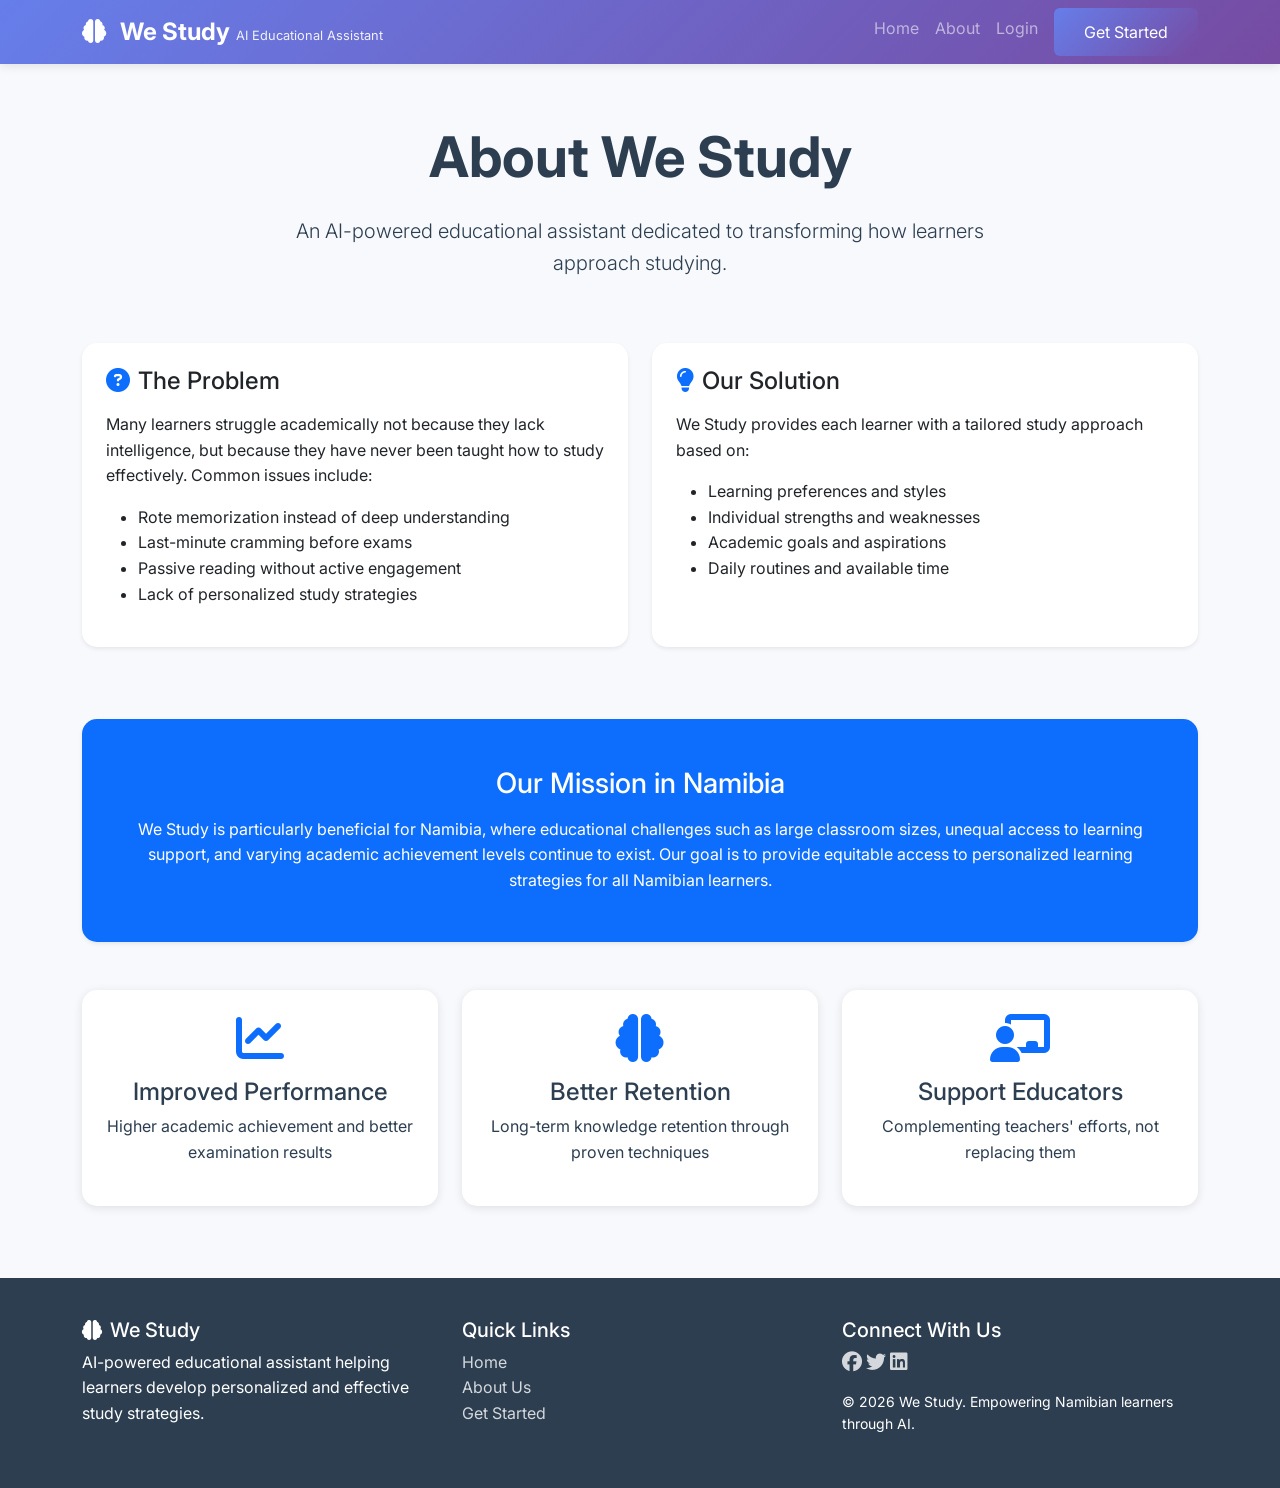
<file: about.html>
<!DOCTYPE html>
<html lang="en">
<head>
    <meta charset="UTF-8">
    <meta name="viewport" content="width=device-width, initial-scale=1.0">
    <title>About Us - We Study</title>
    <link href="https://cdn.jsdelivr.net/npm/bootstrap@5.3.0/dist/css/bootstrap.min.css" rel="stylesheet">
    <link rel="stylesheet" href="https://cdnjs.cloudflare.com/ajax/libs/font-awesome/6.4.0/css/all.min.css">
    <link href="https://fonts.googleapis.com/css2?family=Inter:wght@300;400;500;600;700;800&display=swap" rel="stylesheet">
    <link rel="stylesheet" href="css/style.css">
</head>
<body>
    <nav class="navbar navbar-expand-lg navbar-dark fixed-top">
        <div class="container">
            <a class="navbar-brand" href="index.html">
                <i class="fas fa-brain me-2"></i>
                <span class="fw-bold">We Study</span>
                <small class="text-accent">AI Educational Assistant</small>
            </a>
            <button class="navbar-toggler" type="button" data-bs-toggle="collapse" data-bs-target="#navbarNav">
                <span class="navbar-toggler-icon"></span>
            </button>
            <div class="collapse navbar-collapse" id="navbarNav">
                <ul class="navbar-nav ms-auto">
                    <li class="nav-item"><a class="nav-link" href="index.html">Home</a></li>
                    <li class="nav-item"><a class="nav-link" href="about.html">About</a></li>
                    <li class="nav-item"><a class="nav-link" href="dashboard.html" id="dashboardLink" style="display:none;">Dashboard</a></li>
                    <li class="nav-item"><a class="nav-link" href="assessment.html" id="assessmentLink" style="display:none;">Assessment</a></li>
                    <li class="nav-item" id="authButtons">
                        <a class="nav-link" href="login.html">Login</a>
                        <a class="btn btn-primary ms-2" href="register.html">Get Started</a>
                    </li>
                    <li class="nav-item" id="userMenu" style="display:none;">
                        <div class="dropdown">
                            <button class="btn btn-outline-light dropdown-toggle" type="button" data-bs-toggle="dropdown">
                                <i class="fas fa-user"></i> <span id="userName">User</span>
                            </button>
                            <ul class="dropdown-menu">
                                <li><a class="dropdown-item" href="dashboard.html"><i class="fas fa-chart-line"></i> Dashboard</a></li>
                                <li><a class="dropdown-item" href="assessment.html"><i class="fas fa-clipboard"></i> Assessment</a></li>
                                <li><hr class="dropdown-divider"></li>
                                <li><a class="dropdown-item" href="#" onclick="logout()"><i class="fas fa-sign-out-alt"></i> Logout</a></li>
                            </ul>
                        </div>
                    </li>
                </ul>
            </div>
        </div>
    </nav>

    <main>
        <div class="container py-5">
            <div class="row">
                <div class="col-lg-8 mx-auto text-center mb-5">
                    <h1 class="display-4 fw-bold mb-4">About We Study</h1>
                    <p class="lead">An AI-powered educational assistant dedicated to transforming how learners approach studying.</p>
                </div>
            </div>
            
            <div class="row mb-5">
                <div class="col-lg-6 mb-4">
                    <div class="card h-100 shadow-sm">
                        <div class="card-body p-4">
                            <h3 class="h4 mb-3"><i class="fas fa-question-circle text-primary me-2"></i>The Problem</h3>
                            <p>Many learners struggle academically not because they lack intelligence, but because they have never been taught how to study effectively. Common issues include:</p>
                            <ul>
                                <li>Rote memorization instead of deep understanding</li>
                                <li>Last-minute cramming before exams</li>
                                <li>Passive reading without active engagement</li>
                                <li>Lack of personalized study strategies</li>
                            </ul>
                        </div>
                    </div>
                </div>
                <div class="col-lg-6 mb-4">
                    <div class="card h-100 shadow-sm">
                        <div class="card-body p-4">
                            <h3 class="h4 mb-3"><i class="fas fa-lightbulb text-primary me-2"></i>Our Solution</h3>
                            <p>We Study provides each learner with a tailored study approach based on:</p>
                            <ul>
                                <li>Learning preferences and styles</li>
                                <li>Individual strengths and weaknesses</li>
                                <li>Academic goals and aspirations</li>
                                <li>Daily routines and available time</li>
                            </ul>
                        </div>
                    </div>
                </div>
            </div>
            
            <div class="row mb-5">
                <div class="col-12">
                    <div class="card bg-primary text-white shadow-sm">
                        <div class="card-body p-5">
                            <h2 class="h3 mb-3 text-center">Our Mission in Namibia</h2>
                            <p class="text-center mb-0">We Study is particularly beneficial for Namibia, where educational challenges such as large classroom sizes, unequal access to learning support, and varying academic achievement levels continue to exist. Our goal is to provide equitable access to personalized learning strategies for all Namibian learners.</p>
                        </div>
                    </div>
                </div>
            </div>
            
            <div class="row">
                <div class="col-md-4 mb-4">
                    <div class="feature-card text-center p-4">
                        <i class="fas fa-chart-line fa-3x text-primary mb-3"></i>
                        <h4>Improved Performance</h4>
                        <p>Higher academic achievement and better examination results</p>
                    </div>
                </div>
                <div class="col-md-4 mb-4">
                    <div class="feature-card text-center p-4">
                        <i class="fas fa-brain fa-3x text-primary mb-3"></i>
                        <h4>Better Retention</h4>
                        <p>Long-term knowledge retention through proven techniques</p>
                    </div>
                </div>
                <div class="col-md-4 mb-4">
                    <div class="feature-card text-center p-4">
                        <i class="fas fa-chalkboard-user fa-3x text-primary mb-3"></i>
                        <h4>Support Educators</h4>
                        <p>Complementing teachers' efforts, not replacing them</p>
                    </div>
                </div>
            </div>
        </div>
    </main>

    <footer class="footer mt-auto">
        <div class="container">
            <div class="row">
                <div class="col-md-4 mb-3">
                    <h5><i class="fas fa-brain me-2"></i>We Study</h5>
                    <p>AI-powered educational assistant helping learners develop personalized and effective study strategies.</p>
                </div>
                <div class="col-md-4 mb-3">
                    <h5>Quick Links</h5>
                    <ul class="list-unstyled">
                        <li><a href="index.html">Home</a></li>
                        <li><a href="about.html">About Us</a></li>
                        <li><a href="register.html">Get Started</a></li>
                    </ul>
                </div>
                <div class="col-md-4 mb-3">
                    <h5>Connect With Us</h5>
                    <div class="social-links">
                        <a href="#"><i class="fab fa-facebook fa-lg"></i></a>
                        <a href="#"><i class="fab fa-twitter fa-lg"></i></a>
                        <a href="#"><i class="fab fa-linkedin fa-lg"></i></a>
                    </div>
                    <p class="mt-3 small">&copy; 2026 We Study. Empowering Namibian learners through AI.</p>
                </div>
            </div>
        </div>
    </footer>

    <script src="https://cdn.jsdelivr.net/npm/bootstrap@5.3.0/dist/js/bootstrap.bundle.min.js"></script>
    <script src="js/app.js"></script>
    <script>checkAuth();</script>
</body>
</html>
</file>
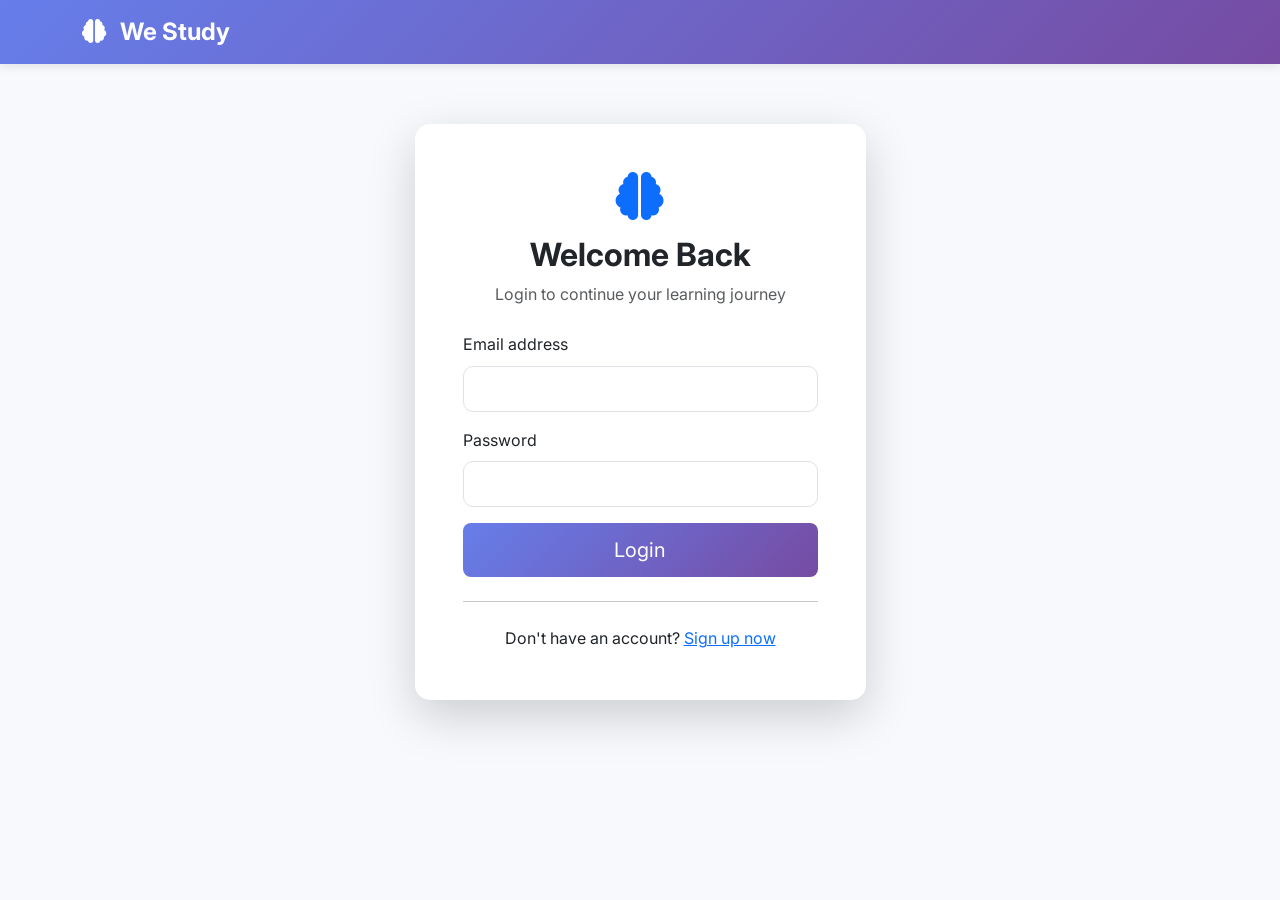
<file: assessment.html>
<!DOCTYPE html>
<html lang="en">
<head>
    <meta charset="UTF-8">
    <meta name="viewport" content="width=device-width, initial-scale=1.0">
    <title>Learning Assessment - We Study</title>
    <link href="https://cdn.jsdelivr.net/npm/bootstrap@5.3.0/dist/css/bootstrap.min.css" rel="stylesheet">
    <link rel="stylesheet" href="https://cdnjs.cloudflare.com/ajax/libs/font-awesome/6.4.0/css/all.min.css">
    <link href="https://fonts.googleapis.com/css2?family=Inter:wght@300;400;500;600;700;800&display=swap" rel="stylesheet">
    <link rel="stylesheet" href="css/style.css">
</head>
<body>
    <nav class="navbar navbar-expand-lg navbar-dark fixed-top">
        <div class="container">
            <a class="navbar-brand" href="index.html">
                <i class="fas fa-brain me-2"></i>
                <span class="fw-bold">We Study</span>
            </a>
            <button class="navbar-toggler" type="button" data-bs-toggle="collapse" data-bs-target="#navbarNav">
                <span class="navbar-toggler-icon"></span>
            </button>
            <div class="collapse navbar-collapse" id="navbarNav">
                <ul class="navbar-nav ms-auto">
                    <li class="nav-item"><a class="nav-link" href="index.html">Home</a></li>
                    <li class="nav-item"><a class="nav-link" href="about.html">About</a></li>
                    <li class="nav-item"><a class="nav-link" href="dashboard.html">Dashboard</a></li>
                    <li class="nav-item"><a class="nav-link" href="#" onclick="logout()">Logout</a></li>
                </ul>
            </div>
        </div>
    </nav>

    <div class="container py-5">
        <div class="row">
            <div class="col-lg-8 mx-auto">
                <div class="text-center mb-5">
                    <h1 class="display-4 fw-bold mb-3">Learning Assessment</h1>
                    <p class="lead">Help us understand your learning style so we can create your personalized study plan.</p>
                </div>
                
                <div class="card shadow-lg">
                    <div class="card-body p-5">
                        <form id="assessmentForm">
                            <div class="mb-4">
                                <label class="form-label fw-bold">What is your primary learning style?</label>
                                <select class="form-select" id="learningStyle" required>
                                    <option value="">Select your learning style...</option>
                                    <option value="visual">Visual Learner (learns best by seeing)</option>
                                    <option value="auditory">Auditory Learner (learns best by hearing)</option>
                                    <option value="reading">Reading/Writing Learner (learns best by reading and writing)</option>
                                    <option value="kinesthetic">Kinesthetic Learner (learns best by doing)</option>
                                    <option value="mixed">Mixed/Combination</option>
                                </select>
                            </div>
                            
                            <div class="mb-4">
                                <label class="form-label fw-bold">What is your current academic level?</label>
                                <select class="form-select" id="difficultyLevel" required>
                                    <option value="">Select your level...</option>
                                    <option value="beginner">Beginner</option>
                                    <option value="intermediate">Intermediate</option>
                                    <option value="advanced">Advanced</option>
                                </select>
                            </div>
                            
                            <div class="mb-4">
                                <label class="form-label fw-bold">How long can you concentrate effectively?</label>
                                <select class="form-select" id="concentrationLevel" required>
                                    <option value="">Select concentration level...</option>
                                    <option value="low">Low (20-30 minutes)</option>
                                    <option value="medium">Medium (45-60 minutes)</option>
                                    <option value="high">High (90+ minutes)</option>
                                </select>
                            </div>
                            
                            <div class="mb-4">
                                <label class="form-label fw-bold">What subjects are you studying?</label>
                                <input type="text" class="form-control" id="subjects" placeholder="e.g., Mathematics, English, Biology, History" required>
                                <div class="form-text">Enter subjects separated by commas</div>
                            </div>
                            
                            <div class="mb-4">
                                <label class="form-label fw-bold">What are your academic goals?</label>
                                <textarea class="form-control" id="goals" rows="3" placeholder="What do you want to achieve?"></textarea>
                            </div>
                            
                            <div class="mb-4">
                                <label class="form-label fw-bold">What challenges do you face when studying?</label>
                                <textarea class="form-control" id="challenges" rows="3" placeholder="Be honest - this helps us address your specific obstacles."></textarea>
                            </div>
                            
                            <div class="mb-4">
                                <label class="form-label fw-bold">How many hours can you study per day?</label>
                                <input type="number" class="form-control" id="studyHours" step="0.5" min="0.5" max="12" value="2" required>
                            </div>
                            
                            <div class="d-grid gap-2">
                                <button type="submit" class="btn btn-primary btn-lg">
                                    <i class="fas fa-robot me-2"></i>Generate My AI Study Plan
                                </button>
                            </div>
                        </form>
                    </div>
                </div>
            </div>
        </div>
    </div>

    <script src="https://cdn.jsdelivr.net/npm/bootstrap@5.3.0/dist/js/bootstrap.bundle.min.js"></script>
    <script src="js/app.js"></script>
</body>
</html>
</file>
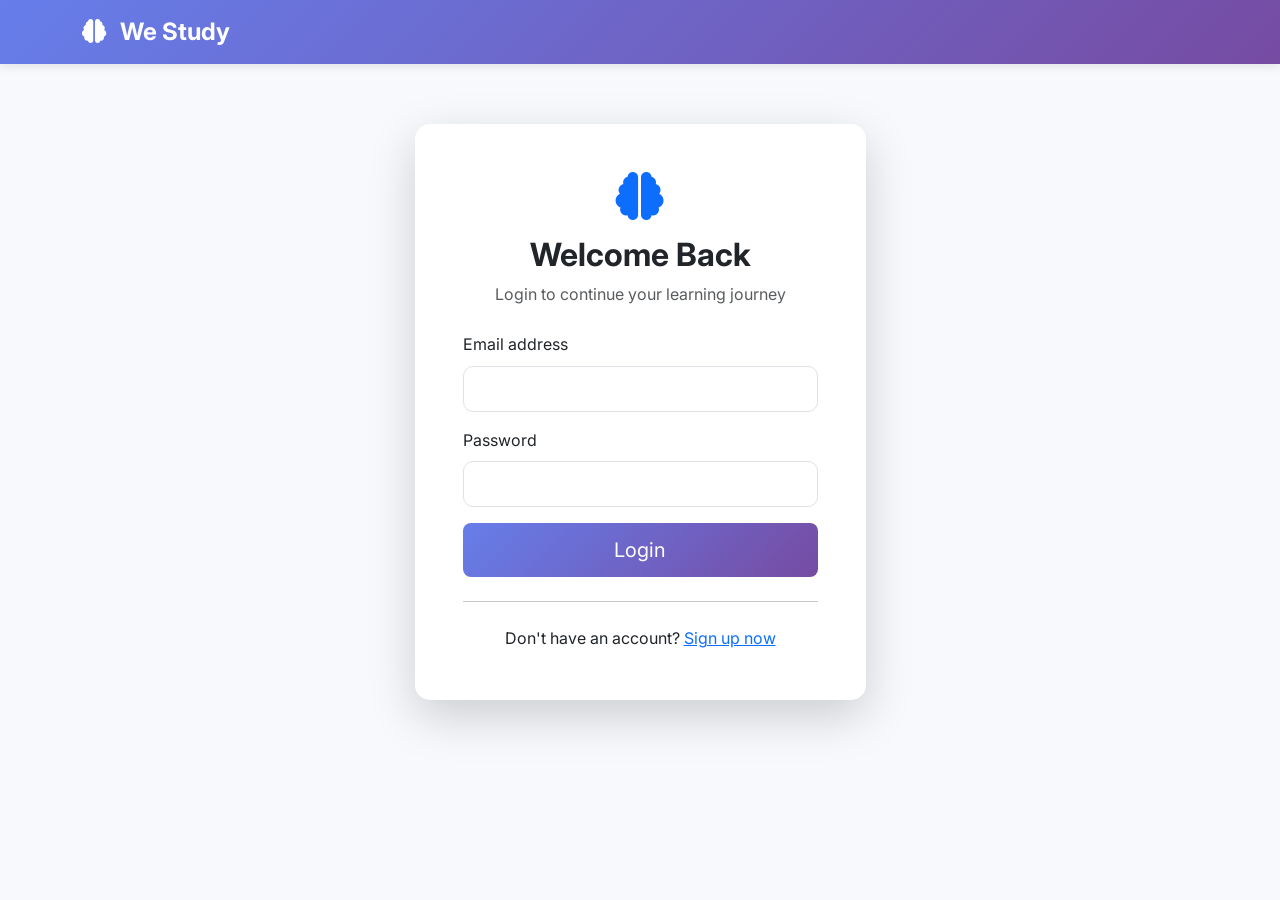
<file: dashboard.html>
<!DOCTYPE html>
<html lang="en">
<head>
    <meta charset="UTF-8">
    <meta name="viewport" content="width=device-width, initial-scale=1.0">
    <title>Dashboard - We Study</title>
    <link href="https://cdn.jsdelivr.net/npm/bootstrap@5.3.0/dist/css/bootstrap.min.css" rel="stylesheet">
    <link rel="stylesheet" href="https://cdnjs.cloudflare.com/ajax/libs/font-awesome/6.4.0/css/all.min.css">
    <link href="https://fonts.googleapis.com/css2?family=Inter:wght@300;400;500;600;700;800&display=swap" rel="stylesheet">
    <link rel="stylesheet" href="css/style.css">
</head>
<body>
    <nav class="navbar navbar-expand-lg navbar-dark fixed-top">
        <div class="container">
            <a class="navbar-brand" href="index.html">
                <i class="fas fa-brain me-2"></i>
                <span class="fw-bold">We Study</span>
            </a>
            <button class="navbar-toggler" type="button" data-bs-toggle="collapse" data-bs-target="#navbarNav">
                <span class="navbar-toggler-icon"></span>
            </button>
            <div class="collapse navbar-collapse" id="navbarNav">
                <ul class="navbar-nav ms-auto">
                    <li class="nav-item"><a class="nav-link" href="index.html">Home</a></li>
                    <li class="nav-item"><a class="nav-link" href="about.html">About</a></li>
                    <li class="nav-item"><a class="nav-link" href="dashboard.html">Dashboard</a></li>
                    <li class="nav-item"><a class="nav-link" href="assessment.html">Assessment</a></li>
                    <li class="nav-item"><a class="nav-link" href="#" onclick="logout()">Logout</a></li>
                </ul>
            </div>
        </div>
    </nav>

    <div class="container py-4">
        <!-- Welcome Header -->
        <div class="row mb-4">
            <div class="col-12">
                <div class="card bg-gradient-primary text-white">
                    <div class="card-body p-4">
                        <h2 class="mb-2">Welcome back! 👋</h2>
                        <p class="mb-0 opacity-90">Your personalized AI study assistant is ready to help you succeed.</p>
                    </div>
                </div>
            </div>
        </div>
        
        <!-- Stats Overview -->
        <div class="row g-4 mb-4">
            <div class="col-md-3">
                <div class="card stat-card">
                    <div class="card-body">
                        <i class="fas fa-clock fa-2x text-primary mb-2"></i>
                        <h3 class="mb-0" id="totalTime">0</h3>
                        <p class="text-muted mb-0">Total Study Minutes</p>
                    </div>
                </div>
            </div>
            <div class="col-md-3">
                <div class="card stat-card">
                    <div class="card-body">
                        <i class="fas fa-check-circle fa-2x text-success mb-2"></i>
                        <h3 class="mb-0" id="completionRate">0%</h3>
                        <p class="text-muted mb-0">Completion Rate</p>
                    </div>
                </div>
            </div>
            <div class="col-md-3">
                <div class="card stat-card">
                    <div class="card-body">
                        <i class="fas fa-brain fa-2x text-info mb-2"></i>
                        <h3 class="mb-0" id="learningStyleDisplay">Not set</h3>
                        <p class="text-muted mb-0">Learning Style</p>
                    </div>
                </div>
            </div>
            <div class="col-md-3">
                <div class="card stat-card">
                    <div class="card-body">
                        <i class="fas fa-bullseye fa-2x text-warning mb-2"></i>
                        <h3 class="mb-0" id="activePlans">0</h3>
                        <p class="text-muted mb-0">Active Plans</p>
                    </div>
                </div>
            </div>
        </div>
        
        <div class="row">
            <!-- Upcoming Sessions -->
            <div class="col-lg-7 mb-4">
                <div class="card h-100">
                    <div class="card-header bg-white">
                        <h4 class="mb-0"><i class="fas fa-calendar-alt me-2 text-primary"></i>Today's Study Sessions</h4>
                    </div>
                    <div class="card-body" id="upcomingSessions">
                        <p class="text-muted text-center py-4">Complete your assessment to see study sessions.</p>
                    </div>
                </div>
            </div>
            
            <!-- Study Tips -->
            <div class="col-lg-5 mb-4">
                <div class="card h-100">
                    <div class="card-header bg-white">
                        <h4 class="mb-0"><i class="fas fa-lightbulb me-2 text-warning"></i>AI Study Tip</h4>
                    </div>
                    <div class="card-body">
                        <div class="tip-box p-3 bg-light rounded">
                            <i class="fas fa-quote-left fa-2x text-primary opacity-50"></i>
                            <p class="mt-2 mb-0">Complete your learning assessment to get personalized study tips and strategies!</p>
                        </div>
                    </div>
                </div>
            </div>
        </div>
        
        <!-- Study Plans -->
        <div class="row">
            <div class="col-12">
                <div class="card">
                    <div class="card-header bg-white">
                        <h4 class="mb-0"><i class="fas fa-tasks me-2 text-primary"></i>Your Study Plans</h4>
                    </div>
                    <div class="card-body">
                        <div class="row g-4" id="studyPlansContainer">
                            <div class="text-center py-5">
                                <div class="spinner-border text-primary" role="status">
                                    <span class="visually-hidden">Loading...</span>
                                </div>
                            </div>
                        </div>
                    </div>
                </div>
            </div>
        </div>
    </div>

    <footer class="footer mt-auto">
        <div class="container">
            <div class="row">
                <div class="col-md-4 mb-3">
                    <h5><i class="fas fa-brain me-2"></i>We Study</h5>
                    <p>AI-powered educational assistant helping learners develop personalized and effective study strategies.</p>
                </div>
                <div class="col-md-4 mb-3">
                    <h5>Quick Links</h5>
                    <ul class="list-unstyled">
                        <li><a href="index.html">Home</a></li>
                        <li><a href="about.html">About Us</a></li>
                        <li><a href="dashboard.html">Dashboard</a></li>
                    </ul>
                </div>
                <div class="col-md-4 mb-3">
                    <h5>Connect With Us</h5>
                    <div class="social-links">
                        <a href="#"><i class="fab fa-facebook fa-lg"></i></a>
                        <a href="#"><i class="fab fa-twitter fa-lg"></i></a>
                        <a href="#"><i class="fab fa-linkedin fa-lg"></i></a>
                    </div>
                    <p class="mt-3 small">&copy; 2026 We Study. Empowering Namibian learners through AI.</p>
                </div>
            </div>
        </div>
    </footer>

    <!-- AI Workflow Agent Button -->
    <button class="ai-workflow-btn" onclick="window.workflowAgent?.showWorkflowPanel()">
        <i class="fas fa-robot me-2"></i>🤖 AI Workflow Agent
    </button>

    <script src="https://cdn.jsdelivr.net/npm/bootstrap@5.3.0/dist/js/bootstrap.bundle.min.js"></script>
    <script src="js/app.js"></script>
    <script src="js/ai-workflow.js"></script>
    <script>
        // Load dashboard when page loads
        document.addEventListener('DOMContentLoaded', function() {
            checkAuth();
            loadDashboard();
        });
    </script>
</body>
</html>
</file>
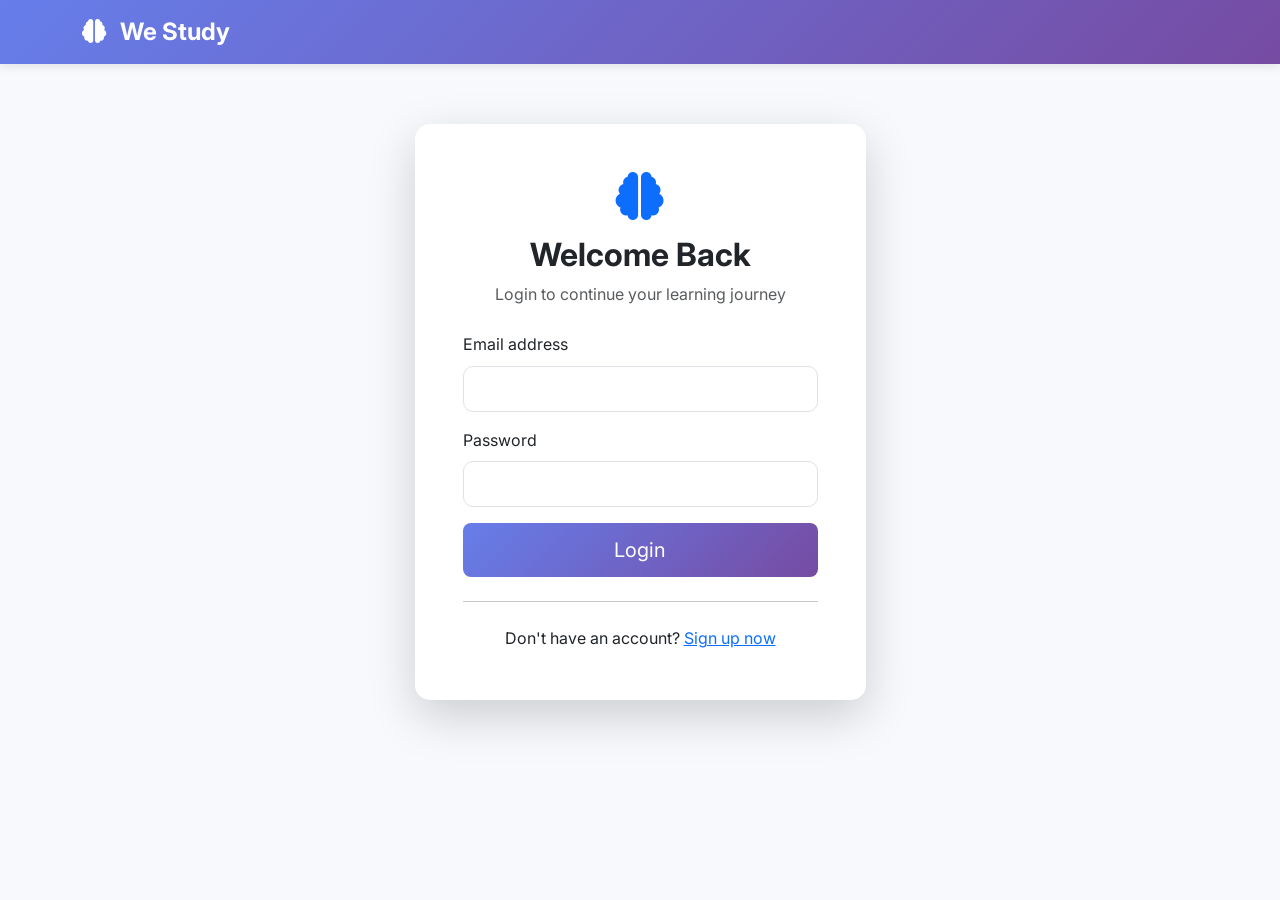
<file: login.html>
<!DOCTYPE html>
<html lang="en">
<head>
    <meta charset="UTF-8">
    <meta name="viewport" content="width=device-width, initial-scale=1.0">
    <title>Login - We Study</title>
    <link href="https://cdn.jsdelivr.net/npm/bootstrap@5.3.0/dist/css/bootstrap.min.css" rel="stylesheet">
    <link rel="stylesheet" href="https://cdnjs.cloudflare.com/ajax/libs/font-awesome/6.4.0/css/all.min.css">
    <link href="https://fonts.googleapis.com/css2?family=Inter:wght@300;400;500;600;700;800&display=swap" rel="stylesheet">
    <link rel="stylesheet" href="css/style.css">
</head>
<body>
    <nav class="navbar navbar-expand-lg navbar-dark fixed-top">
        <div class="container">
            <a class="navbar-brand" href="index.html">
                <i class="fas fa-brain me-2"></i>
                <span class="fw-bold">We Study</span>
            </a>
        </div>
    </nav>

    <div class="container py-5">
        <div class="row justify-content-center">
            <div class="col-md-6 col-lg-5">
                <div class="card shadow-lg">
                    <div class="card-body p-5">
                        <div class="text-center mb-4">
                            <i class="fas fa-brain fa-3x text-primary mb-3"></i>
                            <h2 class="fw-bold">Welcome Back</h2>
                            <p class="text-muted">Login to continue your learning journey</p>
                        </div>
                        
                        <form id="loginForm">
                            <div class="mb-3">
                                <label for="email" class="form-label">Email address</label>
                                <input type="email" class="form-control" id="email" required>
                            </div>
                            
                            <div class="mb-3">
                                <label for="password" class="form-label">Password</label>
                                <input type="password" class="form-control" id="password" required>
                            </div>
                            
                            <button type="submit" class="btn btn-primary w-100 btn-lg">Login</button>
                        </form>
                        
                        <hr class="my-4">
                        
                        <p class="text-center mb-0">
                            Don't have an account? <a href="register.html">Sign up now</a>
                        </p>
                    </div>
                </div>
            </div>
        </div>
    </div>

    <script src="https://cdn.jsdelivr.net/npm/bootstrap@5.3.0/dist/js/bootstrap.bundle.min.js"></script>
    <script src="js/app.js"></script>
</body>
</html>
</file>
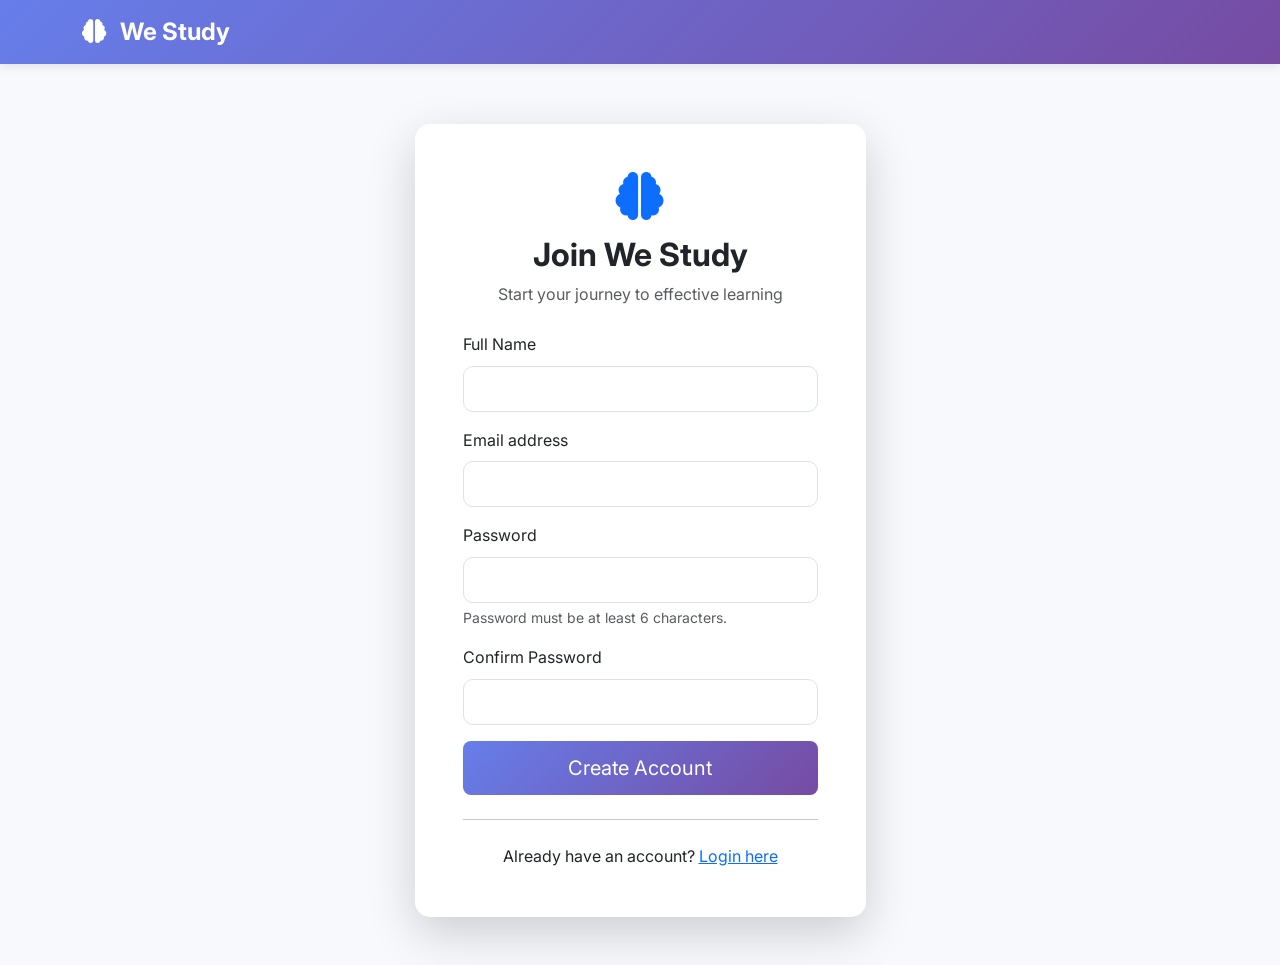
<file: register.html>
<!DOCTYPE html>
<html lang="en">
<head>
    <meta charset="UTF-8">
    <meta name="viewport" content="width=device-width, initial-scale=1.0">
    <title>Register - We Study</title>
    <link href="https://cdn.jsdelivr.net/npm/bootstrap@5.3.0/dist/css/bootstrap.min.css" rel="stylesheet">
    <link rel="stylesheet" href="https://cdnjs.cloudflare.com/ajax/libs/font-awesome/6.4.0/css/all.min.css">
    <link href="https://fonts.googleapis.com/css2?family=Inter:wght@300;400;500;600;700;800&display=swap" rel="stylesheet">
    <link rel="stylesheet" href="css/style.css">
</head>
<body>
    <nav class="navbar navbar-expand-lg navbar-dark fixed-top">
        <div class="container">
            <a class="navbar-brand" href="index.html">
                <i class="fas fa-brain me-2"></i>
                <span class="fw-bold">We Study</span>
            </a>
        </div>
    </nav>

    <div class="container py-5">
        <div class="row justify-content-center">
            <div class="col-md-6 col-lg-5">
                <div class="card shadow-lg">
                    <div class="card-body p-5">
                        <div class="text-center mb-4">
                            <i class="fas fa-brain fa-3x text-primary mb-3"></i>
                            <h2 class="fw-bold">Join We Study</h2>
                            <p class="text-muted">Start your journey to effective learning</p>
                        </div>
                        
                        <form id="registerForm">
                            <div class="mb-3">
                                <label for="fullName" class="form-label">Full Name</label>
                                <input type="text" class="form-control" id="fullName" required>
                            </div>
                            
                            <div class="mb-3">
                                <label for="email" class="form-label">Email address</label>
                                <input type="email" class="form-control" id="email" required>
                            </div>
                            
                            <div class="mb-3">
                                <label for="password" class="form-label">Password</label>
                                <input type="password" class="form-control" id="password" required>
                                <div class="form-text">Password must be at least 6 characters.</div>
                            </div>
                            
                            <div class="mb-3">
                                <label for="confirmPassword" class="form-label">Confirm Password</label>
                                <input type="password" class="form-control" id="confirmPassword" required>
                            </div>
                            
                            <button type="submit" class="btn btn-primary w-100 btn-lg">Create Account</button>
                        </form>
                        
                        <hr class="my-4">
                        
                        <p class="text-center mb-0">
                            Already have an account? <a href="login.html">Login here</a>
                        </p>
                    </div>
                </div>
            </div>
        </div>
    </div>

    <script src="https://cdn.jsdelivr.net/npm/bootstrap@5.3.0/dist/js/bootstrap.bundle.min.js"></script>
    <script src="js/app.js"></script>
</body>
</html>
</file>
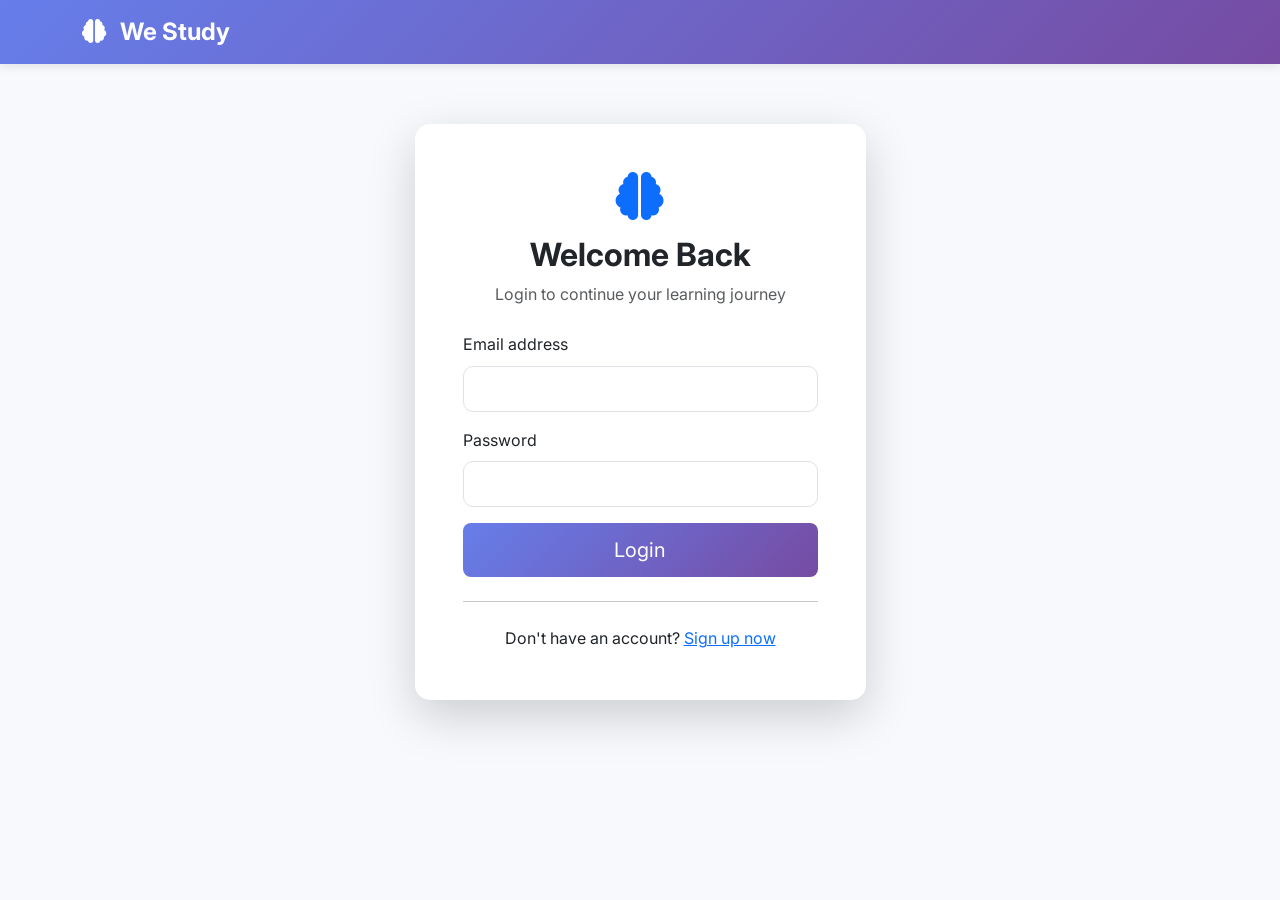
<file: study-plan.html>
<!DOCTYPE html>
<html lang="en">
<head>
    <meta charset="UTF-8">
    <meta name="viewport" content="width=device-width, initial-scale=1.0">
    <title>Your Study Plan - We Study</title>
    <link href="https://cdn.jsdelivr.net/npm/bootstrap@5.3.0/dist/css/bootstrap.min.css" rel="stylesheet">
    <link rel="stylesheet" href="https://cdnjs.cloudflare.com/ajax/libs/font-awesome/6.4.0/css/all.min.css">
    <link href="https://fonts.googleapis.com/css2?family=Inter:wght@300;400;500;600;700;800&display=swap" rel="stylesheet">
    <link rel="stylesheet" href="css/style.css">
</head>
<body>
    <nav class="navbar navbar-expand-lg navbar-dark fixed-top">
        <div class="container">
            <a class="navbar-brand" href="index.html">
                <i class="fas fa-brain me-2"></i>
                <span class="fw-bold">We Study</span>
            </a>
            <button class="navbar-toggler" type="button" data-bs-toggle="collapse" data-bs-target="#navbarNav">
                <span class="navbar-toggler-icon"></span>
            </button>
            <div class="collapse navbar-collapse" id="navbarNav">
                <ul class="navbar-nav ms-auto">
                    <li class="nav-item"><a class="nav-link" href="index.html">Home</a></li>
                    <li class="nav-item"><a class="nav-link" href="about.html">About</a></li>
                    <li class="nav-item"><a class="nav-link" href="dashboard.html">Dashboard</a></li>
                    <li class="nav-item"><a class="nav-link" href="assessment.html">Assessment</a></li>
                    <li class="nav-item"><a class="nav-link" href="#" onclick="logout()">Logout</a></li>
                </ul>
            </div>
        </div>
    </nav>

    <div class="container py-4">
        <div class="row mb-4">
            <div class="col-12">
                <nav aria-label="breadcrumb">
                    <ol class="breadcrumb">
                        <li class="breadcrumb-item"><a href="dashboard.html">Dashboard</a></li>
                        <li class="breadcrumb-item active" id="planTitle">Your Study Plan</li>
                    </ol>
                </nav>
            </div>
        </div>
        
        <div class="row mb-4">
            <div class="col-12">
                <div class="card bg-gradient-primary text-white">
                    <div class="card-body p-4">
                        <h1 class="display-5 fw-bold mb-3">📚 Your Personalized Study Plan</h1>
                        <p class="lead mb-0" id="planSummary">Loading your study plan...</p>
                    </div>
                </div>
            </div>
        </div>
        
        <div class="row">
            <!-- Study Techniques -->
            <div class="col-lg-6 mb-4">
                <div class="card h-100">
                    <div class="card-header bg-white">
                        <h4><i class="fas fa-lightbulb me-2 text-warning"></i>Recommended Study Techniques</h4>
                    </div>
                    <div class="card-body">
                        <ul class="list-group list-group-flush" id="techniquesList">
                            <li class="list-group-item bg-transparent text-center text-muted">Loading techniques...</li>
                        </ul>
                    </div>
                </div>
            </div>
            
            <!-- Session Duration -->
            <div class="col-lg-6 mb-4">
                <div class="card h-100">
                    <div class="card-header bg-white">
                        <h4><i class="fas fa-hourglass-half me-2 text-info"></i>Optimal Study Duration</h4>
                    </div>
                    <div class="card-body text-center">
                        <div class="display-1 fw-bold text-primary" id="sessionDuration">45</div>
                        <p class="lead">minutes per session</p>
                        <div class="alert alert-info mt-3">
                            <i class="fas fa-info-circle me-2"></i>
                            Based on your concentration level, we recommend sessions of this length for optimal focus.
                        </div>
                    </div>
                </div>
            </div>
        </div>
        
        <!-- Weekly Schedule -->
        <div class="row mb-4">
            <div class="col-12">
                <div class="card">
                    <div class="card-header bg-white">
                        <h4><i class="fas fa-calendar-week me-2 text-primary"></i>Recommended Weekly Schedule</h4>
                    </div>
                    <div class="card-body">
                        <div class="table-responsive">
                            <table class="table table-hover" id="weeklySchedule">
                                <thead class="table-light">
                                    <tr>
                                        <th>Day</th>
                                        <th>Sessions</th>
                                        <th>Subjects</th>
                                        <th>Total Time</th>
                                    </tr>
                                </thead>
                                <tbody id="scheduleBody">
                                    <tr>
                                        <td colspan="4" class="text-center text-muted">Complete assessment to generate schedule</td>
                                    </tr>
                                </tbody>
                            </table>
                        </div>
                    </div>
                </div>
            </div>
        </div>
        
        <!-- Revision Plan -->
        <div class="row mb-4">
            <div class="col-12">
                <div class="card">
                    <div class="card-header bg-white">
                        <h4><i class="fas fa-sync-alt me-2 text-success"></i>Revision Strategy</h4>
                    </div>
                    <div class="card-body">
                        <div class="row">
                            <div class="col-md-6">
                                <h5>Spaced Repetition Schedule</h5>
                                <ul id="revisionSchedule">
                                    <li>Review within 24 hours</li>
                                    <li>Second review after 3 days</li>
                                    <li>Third review after 1 week</li>
                                    <li>Fourth review after 2 weeks</li>
                                    <li>Final review after 1 month</li>
                                </ul>
                            </div>
                            <div class="col-md-6">
                                <h5>Weekly Revision Tips</h5>
                                <ul>
                                    <li>Dedicate Sundays for weekly revision</li>
                                    <li>Mix old and new topics</li>
                                    <li>Create summary sheets for quick review</li>
                                    <li>Use active recall techniques</li>
                                </ul>
                            </div>
                        </div>
                    </div>
                </div>
            </div>
        </div>
        
        <!-- Memory Techniques -->
        <div class="row mb-4">
            <div class="col-12">
                <div class="card">
                    <div class="card-header bg-white">
                        <h4><i class="fas fa-brain me-2 text-primary"></i>Memory Enhancement Techniques</h4>
                    </div>
                    <div class="card-body">
                        <div class="row" id="memoryTechniques">
                            <div class="col-md-6 mb-3">
                                <div class="card h-100">
                                    <div class="card-body">
                                        <h5 class="card-title">Active Recall</h5>
                                        <p class="card-text">Test yourself instead of just re-reading notes</p>
                                        <small class="text-muted">💡 After studying, close your book and write down everything you remember</small>
                                    </div>
                                </div>
                            </div>
                            <div class="col-md-6 mb-3">
                                <div class="card h-100">
                                    <div class="card-body">
                                        <h5 class="card-title">Spaced Repetition</h5>
                                        <p class="card-text">Review information at increasing intervals</p>
                                        <small class="text-muted">💡 Use flashcards with a spaced repetition system</small>
                                    </div>
                                </div>
                            </div>
                            <div class="col-md-6 mb-3">
                                <div class="card h-100">
                                    <div class="card-body">
                                        <h5 class="card-title">Mnemonics</h5>
                                        <p class="card-text">Create memory aids like acronyms or rhymes</p>
                                        <small class="text-muted">💡 Create memorable phrases where the first letter of each word represents key information</small>
                                    </div>
                                </div>
                            </div>
                            <div class="col-md-6 mb-3">
                                <div class="card h-100">
                                    <div class="card-body">
                                        <h5 class="card-title">Chunking</h5>
                                        <p class="card-text">Break large amounts of information into smaller groups</p>
                                        <small class="text-muted">💡 Group related concepts together and master one chunk at a time</small>
                                    </div>
                                </div>
                            </div>
                        </div>
                    </div>
                </div>
            </div>
        </div>
        
        <!-- Success Tips -->
        <div class="row">
            <div class="col-12">
                <div class="card bg-light">
                    <div class="card-body">
                        <h4><i class="fas fa-star text-warning me-2"></i>Tips for Success</h4>
                        <div class="row">
                            <div class="col-md-6 mb-2">
                                <i class="fas fa-check text-success me-2"></i>Create a dedicated study space free from distractions
                            </div>
                            <div class="col-md-6 mb-2">
                                <i class="fas fa-check text-success me-2"></i>Turn off phone notifications during study sessions
                            </div>
                            <div class="col-md-6 mb-2">
                                <i class="fas fa-check text-success me-2"></i>Stay hydrated and keep healthy snacks nearby
                            </div>
                            <div class="col-md-6 mb-2">
                                <i class="fas fa-check text-success me-2"></i>Get adequate sleep - it's crucial for memory consolidation
                            </div>
                            <div class="col-md-6 mb-2">
                                <i class="fas fa-check text-success me-2"></i>Review difficult material at different times of the day
                            </div>
                            <div class="col-md-6 mb-2">
                                <i class="fas fa-check text-success me-2"></i>Teach concepts to someone else to reinforce understanding
                            </div>
                        </div>
                    </div>
                </div>
            </div>
        </div>
        
        <!-- Action Buttons -->
        <div class="row mt-4">
            <div class="col-12 text-center">
                <a href="dashboard.html" class="btn btn-primary">
                    <i class="fas fa-chart-line me-2"></i>Back to Dashboard
                </a>
                <a href="assessment.html" class="btn btn-outline-primary ms-2">
                    <i class="fas fa-edit me-2"></i>Update Assessment
                </a>
                <button class="btn btn-outline-success ms-2" onclick="window.print()">
                    <i class="fas fa-print me-2"></i>Print Plan
                </button>
            </div>
        </div>
    </div>

    <footer class="footer mt-auto">
        <div class="container">
            <div class="row">
                <div class="col-md-4 mb-3">
                    <h5><i class="fas fa-brain me-2"></i>We Study</h5>
                    <p>AI-powered educational assistant helping learners develop personalized and effective study strategies.</p>
                </div>
                <div class="col-md-4 mb-3">
                    <h5>Quick Links</h5>
                    <ul class="list-unstyled">
                        <li><a href="index.html">Home</a></li>
                        <li><a href="about.html">About Us</a></li>
                        <li><a href="dashboard.html">Dashboard</a></li>
                    </ul>
                </div>
                <div class="col-md-4 mb-3">
                    <h5>Connect With Us</h5>
                    <div class="social-links">
                        <a href="#"><i class="fab fa-facebook fa-lg"></i></a>
                        <a href="#"><i class="fab fa-twitter fa-lg"></i></a>
                        <a href="#"><i class="fab fa-linkedin fa-lg"></i></a>
                    </div>
                    <p class="mt-3 small">&copy; 2026 We Study. Empowering Namibian learners through AI.</p>
                </div>
            </div>
        </div>
    </footer>

    <script src="https://cdn.jsdelivr.net/npm/bootstrap@5.3.0/dist/js/bootstrap.bundle.min.js"></script>
    <script src="js/app.js"></script>
    <script>
        // Load study plan details when page loads
        document.addEventListener('DOMContentLoaded', function() {
            checkAuth();
            loadStudyPlanDetail();
        });
    </script>
</body>
</html>
</file>
<file: css/style.css>
:root {
    --primary-color: #4A90E2;
    --secondary-color: #5B6E8C;
    --accent-color: #FF6B6B;
    --success-color: #27AE60;
    --warning-color: #F39C12;
    --dark-color: #2C3E50;
    --light-bg: #F7F9FC;
}

* {
    margin: 0;
    padding: 0;
    box-sizing: border-box;
}

body {
    font-family: 'Inter', sans-serif;
    color: var(--dark-color);
    background: var(--light-bg);
    line-height: 1.6;
    padding-top: 76px;
}

.navbar {
    background: linear-gradient(135deg, #667eea 0%, #764ba2 100%);
    box-shadow: 0 2px 10px rgba(0,0,0,0.1);
}

.navbar-brand {
    font-size: 1.5rem;
}

.text-accent {
    font-size: 0.8rem;
    opacity: 0.9;
}

.hero-section {
    min-height: 90vh;
    display: flex;
    align-items: center;
    background: linear-gradient(135deg, #f5f7fa 0%, #c3cfe2 100%);
}

.text-gradient {
    background: linear-gradient(135deg, #667eea 0%, #764ba2 100%);
    -webkit-background-clip: text;
    -webkit-text-fill-color: transparent;
    background-clip: text;
}

.btn-primary {
    background: linear-gradient(135deg, #667eea 0%, #764ba2 100%);
    border: none;
    padding: 12px 30px;
}

.btn-primary:hover {
    transform: translateY(-2px);
    box-shadow: 0 5px 15px rgba(0,0,0,0.2);
}

.feature-card, .stat-box, .plan-card, .style-card {
    background: white;
    border-radius: 15px;
    transition: all 0.3s ease;
    box-shadow: 0 2px 10px rgba(0,0,0,0.1);
}

.feature-card:hover, .plan-card:hover, .style-card:hover {
    transform: translateY(-5px);
    box-shadow: 0 5px 20px rgba(0,0,0,0.15);
}

.stat-box {
    text-align: center;
    padding: 15px;
}

.style-card {
    cursor: pointer;
}

.bg-gradient-primary {
    background: linear-gradient(135deg, #667eea 0%, #764ba2 100%);
}

.footer {
    background: #2C3E50;
    color: white;
    padding: 40px 0 20px;
    margin-top: 50px;
}

.footer a {
    color: white;
    text-decoration: none;
    opacity: 0.8;
}

.footer a:hover {
    opacity: 1;
}

/* Card Styles */
.card {
    border-radius: 15px;
    border: none;
    box-shadow: 0 2px 10px rgba(0,0,0,0.1);
}

.card-header {
    border-radius: 15px 15px 0 0 !important;
    background: white;
    border-bottom: 2px solid #f0f0f0;
}

/* Form Styles */
.form-control, .form-select {
    border-radius: 10px;
    border: 1px solid #dee2e6;
    padding: 10px 15px;
}

.form-control:focus, .form-select:focus {
    border-color: #667eea;
    box-shadow: 0 0 0 0.2rem rgba(102, 126, 234, 0.25);
}

/* Dashboard Stats */
.stat-card {
    background: white;
    border-radius: 15px;
    padding: 20px;
    text-align: center;
    transition: all 0.3s ease;
}

.stat-card:hover {
    transform: translateY(-3px);
    box-shadow: 0 5px 15px rgba(0,0,0,0.1);
}

/* Plan Card */
.plan-card {
    padding: 20px;
    height: 100%;
}

/* Table Styles */
.table {
    margin-bottom: 0;
}

.table th {
    border-top: none;
    font-weight: 600;
}

/* Responsive */
@media (max-width: 768px) {
    .hero-section {
        text-align: center;
    }
    
    .display-4 {
        font-size: 2rem;
    }
    
    .display-1 {
        font-size: 3rem;
    }
    
    .btn-primary {
        padding: 8px 20px;
    }
}

/* Print Styles */
@media print {
    .navbar, .footer, .btn, .ai-agent-panel {
        display: none !important;
    }
    
    body {
        padding-top: 0;
        background: white;
    }
    
    .card {
        box-shadow: none;
        border: 1px solid #ddd;
    }
}

/* AI Agent Panel Styles - Updated with Blue Theme */
.ai-agent-panel {
    position: fixed;
    bottom: 20px;
    right: 20px;
    z-index: 1000;
}

.ai-agent-toggle {
    width: 70px;
    height: 70px;
    border-radius: 50%;
    background: linear-gradient(135deg, #1e3c72 0%, #2a5298 100%);
    border: none;
    color: white;
    font-size: 24px;
    cursor: pointer;
    box-shadow: 0 4px 15px rgba(0,0,0,0.2);
    position: relative;
    transition: all 0.3s ease;
}

.ai-agent-toggle:hover {
    transform: scale(1.1);
    background: linear-gradient(135deg, #2a5298 0%, #1e3c72 100%);
}

.pride-badge {
    position: absolute;
    bottom: -5px;
    right: -5px;
    background: #ff6b6b;
    color: white;
    font-size: 10px;
    padding: 2px 6px;
    border-radius: 10px;
    font-weight: bold;
}

.ai-agent-window {
    position: fixed;
    bottom: 100px;
    right: 20px;
    width: 450px;
    max-width: 90vw;
    height: 600px;
    background: linear-gradient(135deg, #0f2027 0%, #203a43 50%, #2c5364 100%);
    border-radius: 15px;
    box-shadow: 0 10px 40px rgba(0,0,0,0.3);
    display: none;
    flex-direction: column;
    overflow: hidden;
    z-index: 999;
    border: 1px solid rgba(52, 152, 219, 0.3);
}

.ai-agent-window.active {
    display: flex;
}

.ai-agent-header {
    background: linear-gradient(135deg, #1e3c72 0%, #2a5298 100%);
    color: white;
    padding: 15px;
    display: flex;
    justify-content: space-between;
    align-items: center;
    border-bottom: 1px solid rgba(52, 152, 219, 0.5);
}

.ai-agent-header h3 {
    margin: 0;
    font-size: 1.1rem;
    color: white;
}

.ai-agent-close {
    background: none;
    border: none;
    color: white;
    font-size: 24px;
    cursor: pointer;
    opacity: 0.8;
    transition: opacity 0.3s;
}

.ai-agent-close:hover {
    opacity: 1;
}

.ai-agent-messages {
    flex: 1;
    overflow-y: auto;
    padding: 15px;
    background: rgba(15, 32, 39, 0.9);
}

.message {
    margin-bottom: 15px;
    animation: slideIn 0.3s ease;
}

@keyframes slideIn {
    from {
        opacity: 0;
        transform: translateY(10px);
    }
    to {
        opacity: 1;
        transform: translateY(0);
    }
}

.message.ai {
    display: flex;
    gap: 10px;
}

.message.ai .avatar {
    width: 35px;
    height: 35px;
    background: linear-gradient(135deg, #1e3c72 0%, #2a5298 100%);
    border-radius: 50%;
    display: flex;
    align-items: center;
    justify-content: center;
    color: white;
    font-size: 14px;
}

.message.ai .content {
    flex: 1;
    background: rgba(30, 60, 114, 0.8);
    color: white;
    padding: 10px;
    border-radius: 10px;
    box-shadow: 0 1px 2px rgba(0,0,0,0.1);
    backdrop-filter: blur(10px);
}

.message.user {
    display: flex;
    justify-content: flex-end;
}

.message.user .content {
    background: linear-gradient(135deg, #2a5298 0%, #1e3c72 100%);
    color: white;
    padding: 10px;
    border-radius: 10px;
    max-width: 70%;
}

.ai-agent-input {
    padding: 15px;
    border-top: 1px solid rgba(52, 152, 219, 0.3);
    display: flex;
    gap: 10px;
    background: rgba(15, 32, 39, 0.95);
}

.ai-agent-input input {
    flex: 1;
    padding: 10px;
    border: 1px solid rgba(52, 152, 219, 0.5);
    border-radius: 8px;
    background: rgba(255,255,255,0.1);
    color: white;
}

.ai-agent-input input::placeholder {
    color: rgba(255,255,255,0.6);
}

.ai-agent-input input:focus {
    outline: none;
    border-color: #3498db;
    background: rgba(255,255,255,0.15);
}

.ai-agent-input button {
    padding: 10px 20px;
    background: linear-gradient(135deg, #1e3c72 0%, #2a5298 100%);
    color: white;
    border: none;
    border-radius: 8px;
    cursor: pointer;
    transition: all 0.3s ease;
}

.ai-agent-input button:hover {
    transform: scale(1.02);
    background: linear-gradient(135deg, #2a5298 0%, #1e3c72 100%);
}

/* Scrollbar styling for AI messages */
.ai-agent-messages::-webkit-scrollbar {
    width: 6px;
}

.ai-agent-messages::-webkit-scrollbar-track {
    background: rgba(255,255,255,0.1);
    border-radius: 3px;
}

.ai-agent-messages::-webkit-scrollbar-thumb {
    background: rgba(52, 152, 219, 0.5);
    border-radius: 3px;
}

.ai-agent-messages::-webkit-scrollbar-thumb:hover {
    background: rgba(52, 152, 219, 0.8);
}

/* PRIDE Pause Point Modal - Blue Theme */
.pride-pause-container {
    position: fixed;
    top: 0;
    left: 0;
    right: 0;
    bottom: 0;
    background: rgba(0, 0, 0, 0.85);
    backdrop-filter: blur(5px);
    z-index: 2000;
    display: none;
    justify-content: center;
    align-items: center;
}

.pride-pause-card {
    background: linear-gradient(135deg, #0f2027 0%, #203a43 100%);
    border-radius: 20px;
    max-width: 500px;
    width: 90%;
    animation: slideIn 0.3s ease;
    box-shadow: 0 20px 60px rgba(0,0,0,0.4);
    border: 1px solid rgba(52, 152, 219, 0.3);
}

.pride-pause-header {
    background: linear-gradient(135deg, #1e3c72 0%, #2a5298 100%);
    color: white;
    padding: 20px;
    border-radius: 20px 20px 0 0;
}

.pause-point-badge {
    display: inline-block;
    background: #ff6b6b;
    color: white;
    padding: 5px 12px;
    border-radius: 20px;
    font-size: 12px;
    margin-bottom: 10px;
}

.pride-pause-header h3 {
    margin: 0;
    color: white;
}

.pride-pause-body {
    padding: 25px;
    color: white;
}

.pride-pause-body label {
    color: #ecf0f1;
}

.pride-pause-body textarea {
    background: rgba(255,255,255,0.1);
    border: 1px solid rgba(52, 152, 219, 0.5);
    color: white;
    border-radius: 8px;
}

.pride-pause-body textarea::placeholder {
    color: rgba(255,255,255,0.5);
}

.pride-pause-footer {
    padding: 15px 25px 25px;
    display: flex;
    gap: 10px;
    justify-content: flex-end;
}

.pride-pause-footer .btn-secondary {
    background: #7f8c8d;
    border: none;
    padding: 10px 20px;
    border-radius: 8px;
    color: white;
}

.pride-pause-footer .btn-success {
    background: linear-gradient(135deg, #1e3c72 0%, #2a5298 100%);
    border: none;
    padding: 10px 20px;
    border-radius: 8px;
    color: white;
}

/* AI Workflow Button - Blue Theme */
.ai-workflow-btn {
    position: fixed;
    bottom: 20px;
    left: 20px;
    background: linear-gradient(135deg, #1e3c72 0%, #2a5298 100%);
    color: white;
    border: none;
    padding: 12px 24px;
    border-radius: 50px;
    cursor: pointer;
    z-index: 1000;
    font-weight: bold;
    box-shadow: 0 4px 15px rgba(0,0,0,0.2);
    transition: all 0.3s ease;
}

.ai-workflow-btn:hover {
    transform: scale(1.05);
    background: linear-gradient(135deg, #2a5298 0%, #1e3c72 100%);
    box-shadow: 0 6px 20px rgba(0,0,0,0.3);
}
</file>
